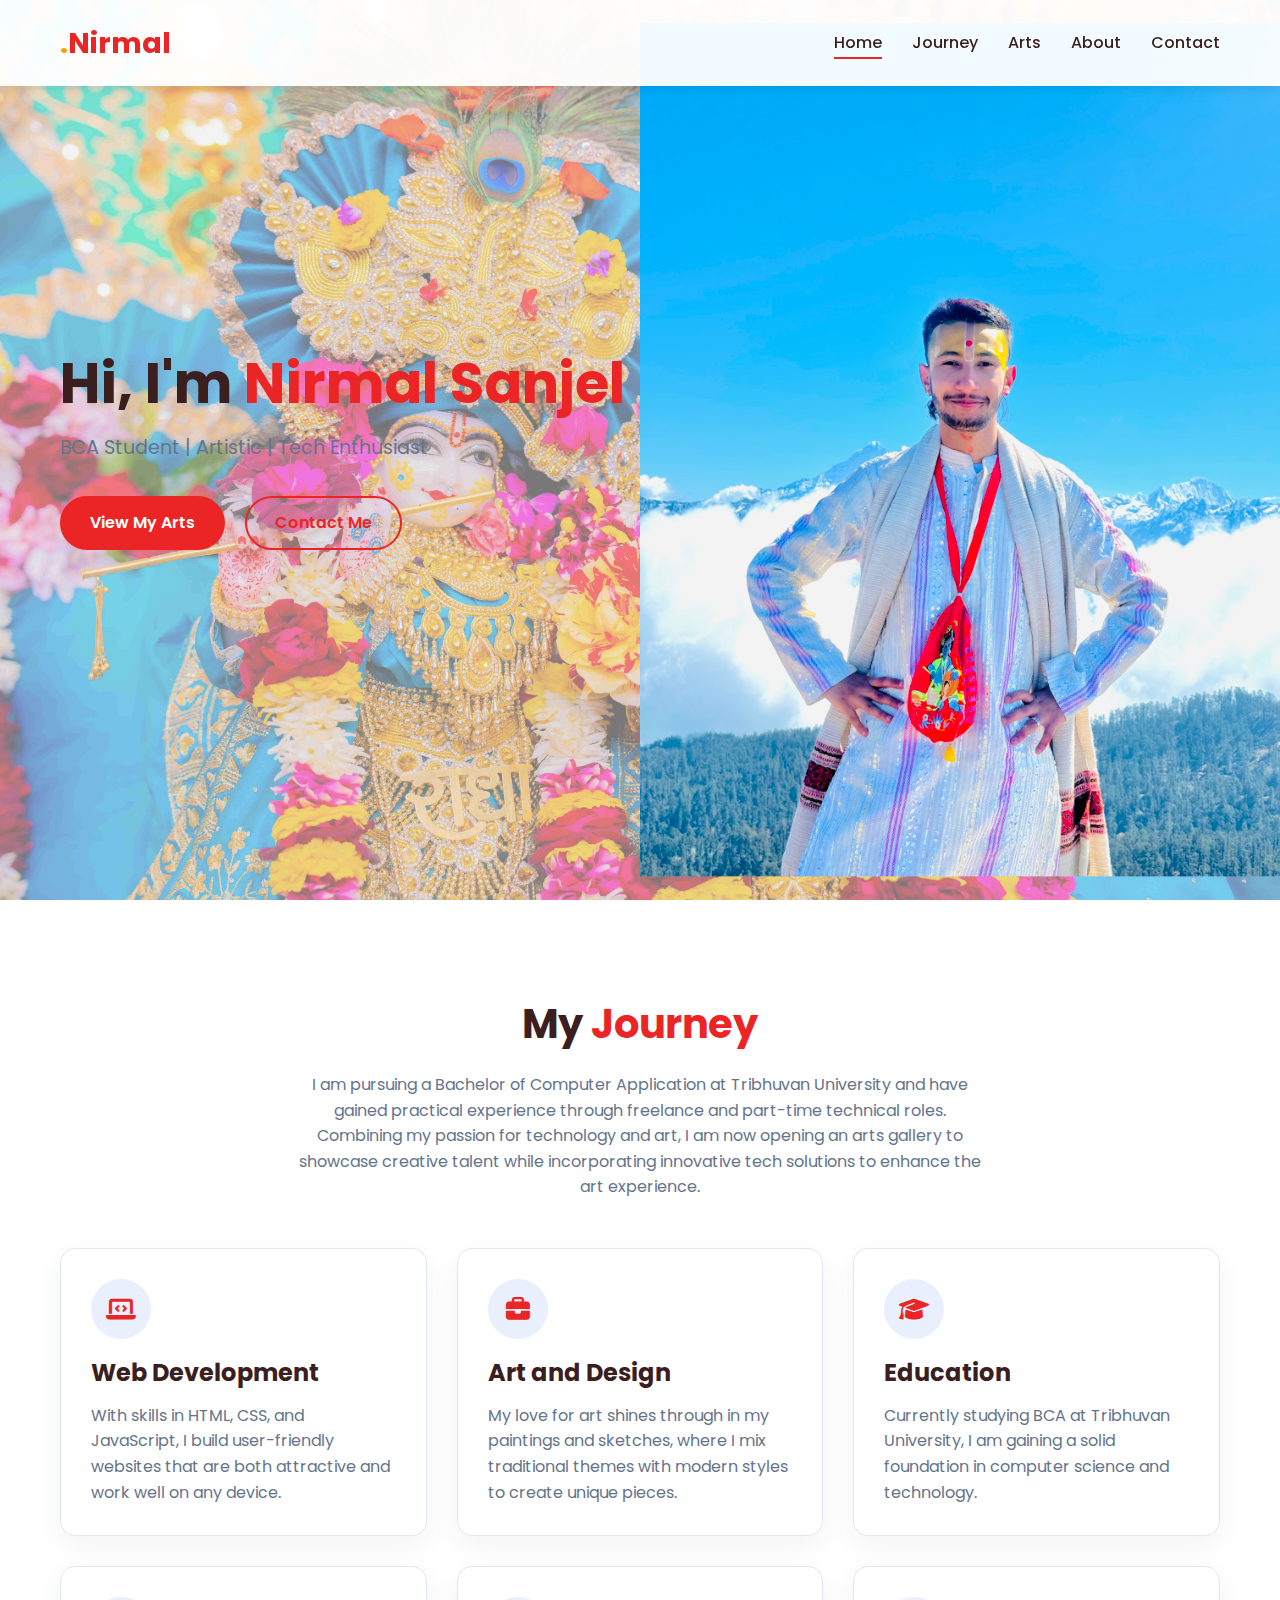
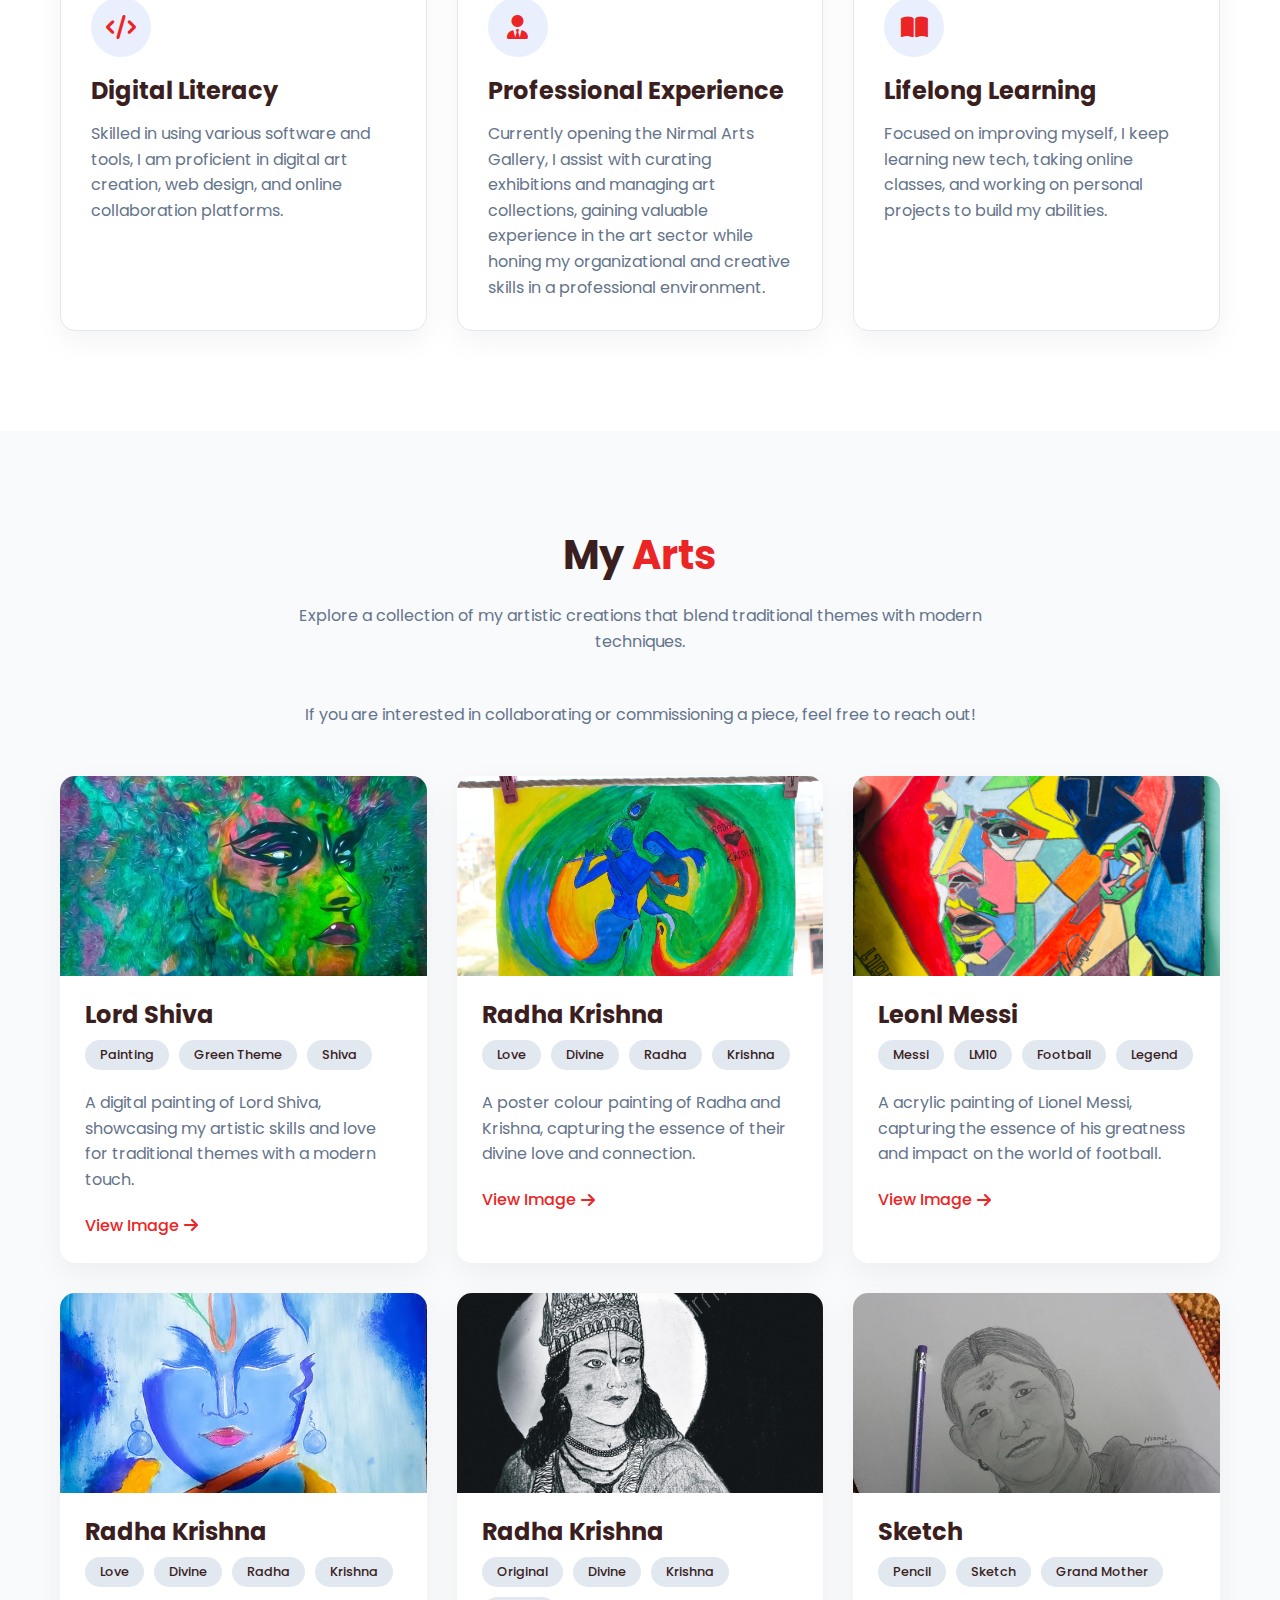
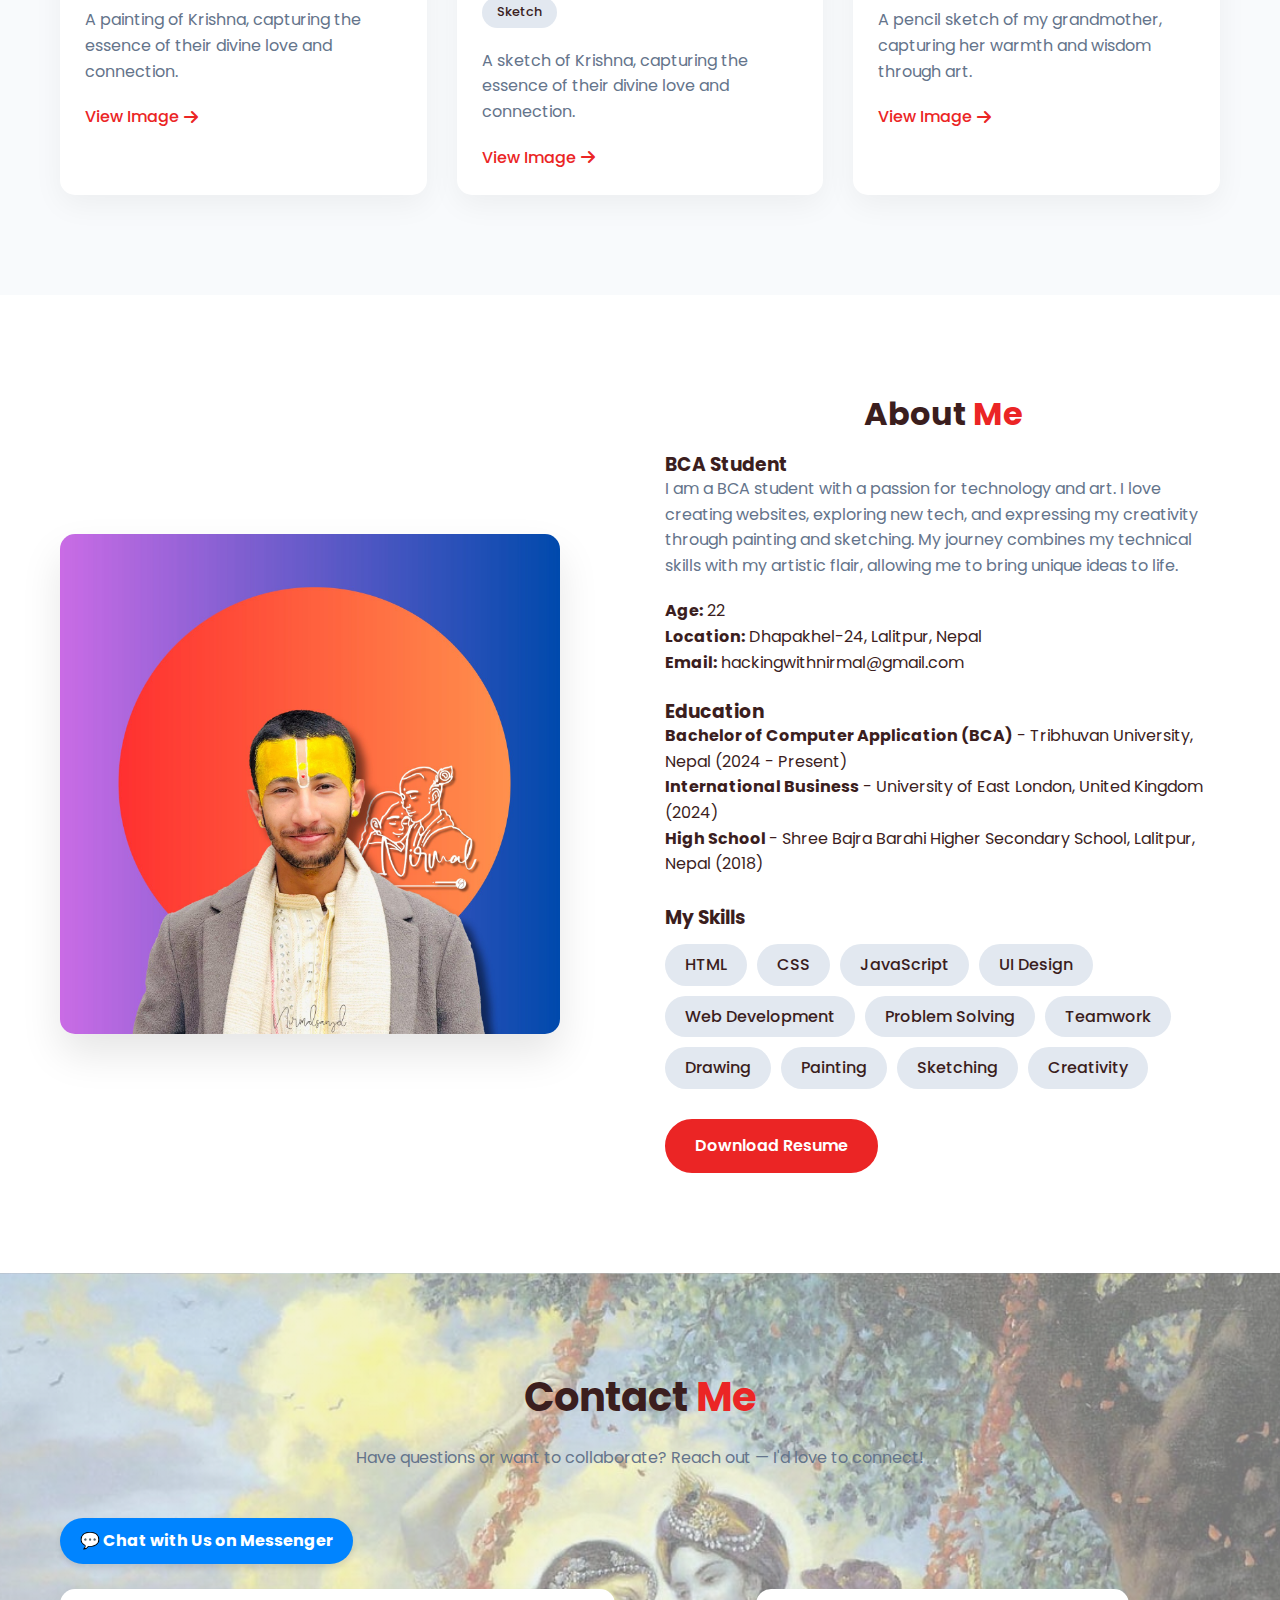
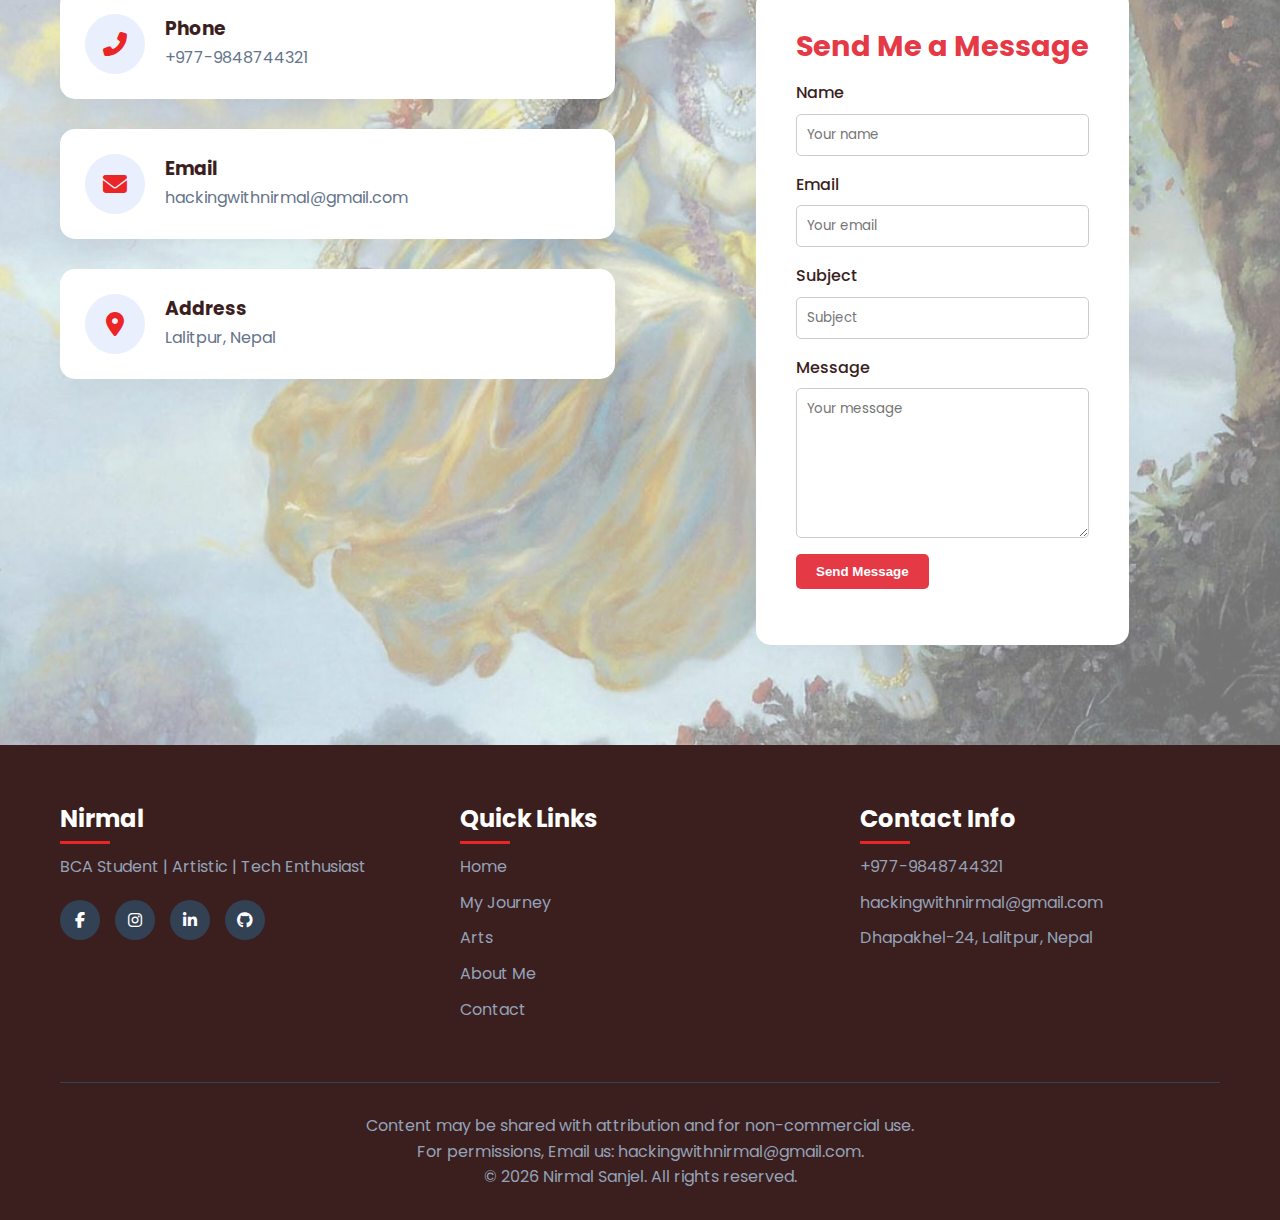
<file: index.html>
<head>
  <meta charset="UTF-8">
  <meta name="viewport" content="width=device-width, initial-scale=1.0">
  <title>Nirmal Sanjel | Artist | Tech Enthusiast</title>
  <link rel="preconnect" href="https://fonts.googleapis.com">
  <link rel="preconnect" href="https://fonts.gstatic.com" crossorigin>
  <link href="https://fonts.googleapis.com/css2?family=Poppins:wght@300;400;500;600;700&display=swap" rel="stylesheet">
  <link rel="stylesheet" href="https://cdnjs.cloudflare.com/ajax/libs/font-awesome/6.4.0/css/all.min.css">
  <script src="https://cdn.emailjs.com/dist/email.min.js"></script>
<script>
  (function() {
    emailjs.init("service_0yhv11d");
  })();
</script>

  <!-- Add your CSS file here -->
  <link rel="stylesheet" href="style.css">
  <script src="script.js"></script>

</head>

<body>
  <!-- Back to Top Button -->
  <button onclick="topFunction()" id="backToTopBtn" title="Go to top">𖤓</button>
  <!-- Header -->
  <header id="header">
    <div class="container header-container">
      <a href="#" class="logo"><span>.</span>Nirmal</a>
      <nav>
        <ul class="nav-links">
          <li><a href="#hero" class="active">Home</a></li>
          <li><a href="#journey">Journey</a></li>
          <li><a href="#arts">Arts</a></li>
          <li><a href="#about">About</a></li>
          <li><a href="#contact">Contact</a></li>
        </ul>
        <div class="hamburger">
          <div></div>
          <div></div>
          <div></div>
        </div>
      </nav>
    </div>
  </header>

  <!-- Hero Section -->
  <section id="hero" class="section">
    <div class="container">
      <div class="hero-content">
        <h1>Hi, I'm <span>Nirmal Sanjel</span></h1>
        <p>BCA Student | Artistic | Tech Enthusiast</p>
        <div class="hero-btns">
          <a href="#arts" class="btn btn-primary">View My Arts</a>
          <a href="#contact" class="btn btn-outline">Contact Me</a>
        </div>
      </div>
      <div class="hero-image">
        <img src="nirmalsanjel.jpg" alt="Nirmal Sanjel">
      </div>
    </div>
  </section>

  <!-- Journey Section -->
  <section id="journey" class="section">
    <div class="container">
      <h2 class="section-title">My <span>Journey</span></h2>
      <p class="section-subtitle">
       I am pursuing a Bachelor of Computer Application at Tribhuvan University and have gained practical experience through freelance and part-time technical roles. 
       Combining my passion for technology and art, I am now opening an arts gallery to showcase creative talent while 
       incorporating innovative tech solutions to enhance the art experience.
      </p>
      
      <div class="journey-grid">
        <div class="journey-card">
          <div class="journey-icon">
            <i class="fas fa-laptop-code"></i>
          </div>
          <h3>Web Development</h3>
          <p>With skills in HTML, CSS, and JavaScript, I build user-friendly websites that are both attractive and work well on any device.</p>
        </div>
        
        <div class="journey-card">
          <div class="journey-icon">
            <i class="fas fa-briefcase"></i>
          </div>
          <h3>Art and Design</h3>
          <p>My love for art shines through in my paintings and sketches, where I mix traditional themes with modern styles to create unique pieces.</p>
        </div>
        <div class="journey-card">
          <div class="journey-icon">
            <i class="fas fa-graduation-cap"></i>
          </div>
          <h3>Education</h3>
          <p>Currently studying BCA at Tribhuvan University, I am gaining a solid foundation in computer science and technology.</p>
        </div>
        <div class="journey-card">
          <div class="journey-icon">
            <i class="fas fa-code"></i>
          </div>
          <h3>Digital Literacy</h3>
          <p>Skilled in using various software and tools, I am proficient in digital art creation, web design, and online collaboration platforms.</p>
        </div>
        <div class="journey-card">
          <div class="journey-icon">
            <i class="fas fa-user-tie"></i>
          </div>
          <h3>Professional Experience</h3>
          <p> 
            Currently opening the Nirmal Arts Gallery, I assist with curating exhibitions and managing art collections, 
            gaining valuable experience in the art sector while honing my organizational and creative skills in a professional environment.
          </p>
        </div>
        
        <div class="journey-card">
          <div class="journey-icon">
            <i class="fas fa-book-open"></i>
          </div>
          <h3>Lifelong Learning</h3>
          <p>Focused on improving myself, I keep learning new tech, taking online classes, and working on personal projects to build my abilities.</p>
        </div>
      </div>
    </div>
  </section>

  <!-- Arts Section -->
  <section id="arts" class="section">
    <div class="container">
      <h2 class="section-title">My <span>Arts</span></h2>
      <p class="section-subtitle">Explore a collection of my artistic creations that blend traditional themes with modern techniques.</p>
      <p class="section-subtitle">If you are interested in collaborating or commissioning a piece, feel free to reach out!</p>
      <div class="projects-grid">
        <div class="project-card">
          <div class="project-image">
            <img src="unnamed.webp" alt="Portfolio Website">
          </div>
          <div class="project-content">
            <h3>Lord Shiva</h3>
            <div class="project-tags">
              <span class="project-tag">Painting</span>
              <span class="project-tag">Green Theme</span>
              <span class="project-tag">Shiva</span>
            </div>
            <p>
              A digital painting of Lord Shiva, showcasing my artistic skills and love for traditional themes with a modern touch.
            </p>
            <div class="project-links">
              <a href="unnamed.webp" class="project-link">View Image <i class="fas fa-arrow-right"></i></a>
            </div>
          </div>
        </div>
        
        <div class="project-card">
          <div class="project-image">
            <img src="unnamed1.webp" alt="Landing Page">
          </div>
          <div class="project-content">
            <h3>Radha Krishna</h3>
            <div class="project-tags">
              <span class="project-tag">Love</span>
              <span class="project-tag">Divine</span>
              <span class="project-tag">Radha</span>
              <span class="project-tag">Krishna</span>
            </div>
            <p>
              A poster colour painting of Radha and Krishna, capturing the essence of their divine love and connection.
            </p>
            <div class="project-links">
              <a href="unnamed1.webp" class="project-link">View Image <i class="fas fa-arrow-right"></i></a>
            </div>
          </div>
        </div>
        
        <div class="project-card">
          <div class="project-image">
            <img src="messi.jpg" alt="Landing Page">
          </div>
          <div class="project-content">
            <h3>Leonl Messi</h3>
            <div class="project-tags">
              <span class="project-tag">Messi</span>
              <span class="project-tag">LM10</span>
              <span class="project-tag">Football</span>
              <span class="project-tag">Legend</span>
            </div>
            <p>
              A acrylic painting of Lionel Messi, capturing the essence of his greatness and impact on the world of football.
            </p>
            <div class="project-links">
              <a href="messi.jpg" class="project-link">View Image <i class="fas fa-arrow-right"></i></a>
            </div>
          </div>
        </div>
        
        <div class="project-card">
          <div class="project-image">
            <img src="krishna1.jpg" alt="Landing Page">
          </div>
          <div class="project-content">
            <h3>Radha Krishna</h3>
            <div class="project-tags">
              <span class="project-tag">Love</span>
              <span class="project-tag">Divine</span>
              <span class="project-tag">Radha</span>
              <span class="project-tag">Krishna</span>
            </div>
            <p>
              A painting of Krishna, capturing the essence of their divine love and connection.
            </p>
            <div class="project-links">
              <a href="krishna1.jpg" class="project-link">View Image <i class="fas fa-arrow-right"></i></a>
            </div>
          </div>
        </div>
        
        <div class="project-card">
          <div class="project-image">
            <img src="krishna.jpg" alt="Landing Page">
          </div>
          <div class="project-content">
            <h3>Radha Krishna</h3>
            <div class="project-tags">
              <span class="project-tag">Original</span>
              <span class="project-tag">Divine</span>
              <span class="project-tag">Krishna</span>
              <span class="project-tag">Sketch</span>
            </div>
            <p>
              A sketch of Krishna, capturing the essence of their divine love and connection.
            </p>
            <div class="project-links">
              <a href="krishna.jpg" class="project-link">View Image <i class="fas fa-arrow-right"></i></a>
            </div>
          </div>
        </div>
        
        <div class="project-card">
          <div class="project-image">
            <img src="unnamed2.webp" alt="To-Do App">
          </div>
          <div class="project-content">
            <h3>Sketch</h3>
            <div class="project-tags">
              <span class="project-tag">Pencil</span>
              <span class="project-tag">Sketch</span>
              <span class="project-tag">Grand Mother</span>
            </div>
            <p>
              A pencil sketch of my grandmother, capturing her warmth and wisdom through art.
            </p>
            <div class="project-links">
              <a href="unnamed2.webp" class="project-link">View Image <i class="fas fa-arrow-right"></i></a>
            </div>
          </div>
        </div>
      </div>
    </div>
  </section>

  <!-- About Section -->
  <section id="about" class="section">
    <div class="container">
      <div class="about-container">
        <div class="about-image">
          <img src="nirmal.jpg" alt="Nirmal Sanjel">
        </div>
        <div class="about-content">
          <h2 class="section-title">About <span>Me</span></h2>
          <h3>BCA Student</h3>
          <p>
            I am a BCA student with a passion for technology and art. I love creating websites, exploring new tech, and expressing my creativity through painting and sketching. 
            My journey combines my technical skills with my artistic flair, allowing me to bring unique ideas to life.
          </p>
          <div class="about-info">
            <div class="info-item">
              <strong>Age:</strong> 22
            </div>
            <div class="info-item">
              <strong>Location:</strong> Dhapakhel-24, Lalitpur, Nepal
            </div>
            <div class="info-item">
              <strong>Email:</strong> <a href="mailto:hackingwithnirmal@gmail.com">hackingwithnirmal@gmail.com</a>
            </div>
          </div>
        </br>
          <div class="about-education">
            <h3>Education</h3>
            <ul>
              <li><strong>Bachelor of Computer Application (BCA)</strong> - Tribhuvan University, Nepal (2024 - Present)</li>
              <li><strong>International Business</strong> - University of East London, United Kingdom (2024)</li>
              <li><strong>High School </strong> - Shree Bajra Barahi Higher Secondary School, Lalitpur, Nepal (2018)</li>
            </ul>
          <div class="about-skills">
            <h3>My Skills</h3>
            <div class="skills">
              <span class="skill">HTML</span>
              <span class="skill">CSS</span>
              <span class="skill">JavaScript</span>
              <span class="skill">UI Design</span>
              <span class="skill">Web Development</span>
              <span class="skill">Problem Solving</span>
              <span class="skill">Teamwork</span>
              <span class="skill">Drawing</span>
              <span class="skill">Painting</span>
              <span class="skill">Sketching</span>
              <span class="skill">Creativity</span>
            </div>
          </div>
          
          <a href="resume.html" class="btn btn-primary" style="margin-top: 30px;">Download Resume</a>
        </div>
      </div>
    </div>
  </section>

  <!-- Contact Section -->
  <section id="contact" class="section">
    <div class="container">
      <h2 class="section-title">Contact <span>Me</span></h2>
      <p class="section-subtitle">Have questions or want to collaborate? Reach out — I'd love to connect!</p>
      <a href="https://m.me/nirmalsanjelartsgallery" target="_blank" class="messenger-button">
  💬 Chat with Us on Messenger
      </a>
      </br>  
      </br>    
      <div class="contact-container">
        <div class="contact-info">
          <div class="contact-card">
            <div class="contact-icon">
              <i class="fas fa-phone-alt"></i>
            </div>
            <div class="contact-details">
              <h3>Phone</h3>
              <a href="tel:+9779848744321">+977-9848744321</a>
            </div>
          </div>
          
          <div class="contact-card">
            <div class="contact-icon">
              <i class="fas fa-envelope"></i>
            </div>
            <div class="contact-details">
              <h3>Email</h3>
              <a href="mailto:hackingwithnirmal@gmail.com">hackingwithnirmal@gmail.com</a>
            </div>
          </div>
          
          <div class="contact-card">
            <div class="contact-icon">
              <i class="fas fa-map-marker-alt"></i>
            </div>
            <div class="contact-details">
              <h3>Address</h3>
              <p>Lalitpur, Nepal</p>
            </div>
          </div>
        </div>
        
        
        <!-- Contact Form -->
<div class="contact-form" style="max-width: 600px; margin: 0 auto;">
  <h2 style="color: #e63946; margin-bottom: 1rem;">Send Me a Message</h2>
  <form id="contact-form">
    <div class="form-group" style="margin-bottom: 1rem;">
      <label for="name">Name</label>
      <input type="text" id="name" name="name" class="form-control" placeholder="Your name" required style="width: 100%; padding: 10px; border: 1px solid #ccc; border-radius: 5px;">
    </div>
    
    <div class="form-group" style="margin-bottom: 1rem;">
      <label for="email">Email</label>
      <input type="email" id="email" name="email" class="form-control" placeholder="Your email" required style="width: 100%; padding: 10px; border: 1px solid #ccc; border-radius: 5px;">
    </div>
    
    <div class="form-group" style="margin-bottom: 1rem;">
      <label for="subject">Subject</label>
      <input type="text" id="subject" name="subject" class="form-control" placeholder="Subject" style="width: 100%; padding: 10px; border: 1px solid #ccc; border-radius: 5px;">
    </div>
    
    <div class="form-group" style="margin-bottom: 1rem;">
      <label for="message">Message</label>
      <textarea id="message" name="message" class="form-control" placeholder="Your message" required style="width: 100%; padding: 10px; border: 1px solid #ccc; border-radius: 5px;"></textarea>
    </div>
    
    <button type="submit" class="btn btn-primary" style="background-color: #e63946; color: white; padding: 10px 20px; border: none; border-radius: 5px;">Send Message</button>
  </form>

  <p id="form-status" style="margin-top: 1rem; color: green;"></p>
</div>

<!-- EmailJS Integration -->
<script src="https://cdn.emailjs.com/dist/email.min.js"></script>
<script>
  (function() {
    emailjs.init("W3-mcQGJGknmFSSot"); // Your EmailJS Public Key
  })();

  document.getElementById("contact-form").addEventListener("submit", function(e) {
    e.preventDefault();

    emailjs.sendForm("service_0yhv11d", "template_ulsnmei", this)
      .then(function(response) {
        document.getElementById("form-status").innerText = "✅ Message sent successfully!";
        document.getElementById("contact-form").reset();
      }, function(error) {
        document.getElementById("form-status").innerText = "❌ Message failed. Try again.";
        console.error("EmailJS Error:", error);
      });
  });
</script>

      </div>
    </div>
  </section>

  <!-- Footer -->
  <footer>
    <div class="container">
      <div class="footer-container">
        <div class="footer-col">
          <h3>Nirmal</h3>
          <p>BCA Student | Artistic | Tech Enthusiast</p>
          <div class="social-links">
            <a href="https://www.facebook.com/nirmalsanjel07" class="social-link" target="_blank"><i class="fab fa-facebook-f"></i></a>
            <a href="https://www.instagram.com/shree_kishori_jiu_ka_daas/" class="social-link" target="_blank"><i class="fab fa-instagram"></i></a>
            <a href="https://www.linkedin.com/in/nirmalsanjel/" class="social-link" target="_blank"><i class="fab fa-linkedin-in"></i></a>
            <a href="https://github.com/nirmal-sanjel" class="social-link"><i class="fab fa-github"></i></a>
          </div>
        </div>
        
        <div class="footer-col">
          <h3>Quick Links</h3>
          <ul class="footer-links">
            <li><a href="#hero">Home</a></li>
            <li><a href="#journey">My Journey</a></li>
            <li><a href="#projects">Arts</a></li>
            <li><a href="#about">About Me</a></li>
            <li><a href="#contact">Contact</a></li>
          </ul>
        </div>
        
        <div class="footer-col">
          <h3>Contact Info</h3>
          <ul class="footer-links">
            <li><a href="tel:+9779848744321">+977-9848744321</a></li>
            <li><a href="mailto:hackingwithnirmal@gmail.com">hackingwithnirmal@gmail.com</a></li>
            <li><a href="https://maps.app.goo.gl/CKmAkZQoGSdX7cDB6">Dhapakhel-24, Lalitpur, Nepal</a></li>
          </ul>
        </div>
      </div>
      
      <div class="footer-bottom">
        <p>Content may be shared with attribution and for non-commercial use.
        <br>For permissions, Email us: <a href="mailto:hackingwithnirmal@gmail.com">hackingwithnirmal@gmail.com</a>.<br>
          &copy; <span id="year"></span> <a href="resume.html">Nirmal Sanjel</a>. All rights reserved.
      </p>
      </div>
    </div>
  </footer>
  <script>
  // Automatically sets the current year
    document.getElementById("year").textContent = new Date().getFullYear();
  </script>
  <script>
    // Mobile Navigation
    const hamburger = document.querySelector('.hamburger');
    const navLinks = document.querySelector('.nav-links');
    const navItems = document.querySelectorAll('.nav-links a');
    
    hamburger.addEventListener('click', () => {
      hamburger.classList.toggle('active');
      navLinks.classList.toggle('active');
    });
    
    navItems.forEach(item => {
      item.addEventListener('click', () => {
        hamburger.classList.remove('active');
        navLinks.classList.remove('active');
      });
    });
    
    // Sticky Header
    window.addEventListener('scroll', () => {
      const header = document.getElementById('header');
      header.classList.toggle('scrolled', window.scrollY > 100);
    });
    
    // Active Navigation Link
    window.addEventListener('scroll', () => {
      const sections = document.querySelectorAll('section');
      const scrollPosition = window.scrollY + 100;
      
      sections.forEach(section => {
        const sectionTop = section.offsetTop;
        const sectionHeight = section.offsetHeight;
        const sectionId = section.getAttribute('id');
        
        if (scrollPosition >= sectionTop && scrollPosition < sectionTop + sectionHeight) {
          document.querySelector(`.nav-links a[href="#${sectionId}"]`).classList.add('active');
        } else {
          document.querySelector(`.nav-links a[href="#${sectionId}"]`).classList.remove('active');
        }
      });
    });
  </script>
  <script>
  // Show the button when user scrolls down
  window.onscroll = function() {
    let btn = document.getElementById("backToTopBtn");
    if (document.body.scrollTop > 200 || document.documentElement.scrollTop > 200) {
      btn.style.display = "block";
    } else {
      btn.style.display = "none";
    }
  };

  // Scroll to top function
  function topFunction() {
    window.scrollTo({ top: 0, behavior: 'smooth' });
  }
</script>

</body>

</html>
</file>
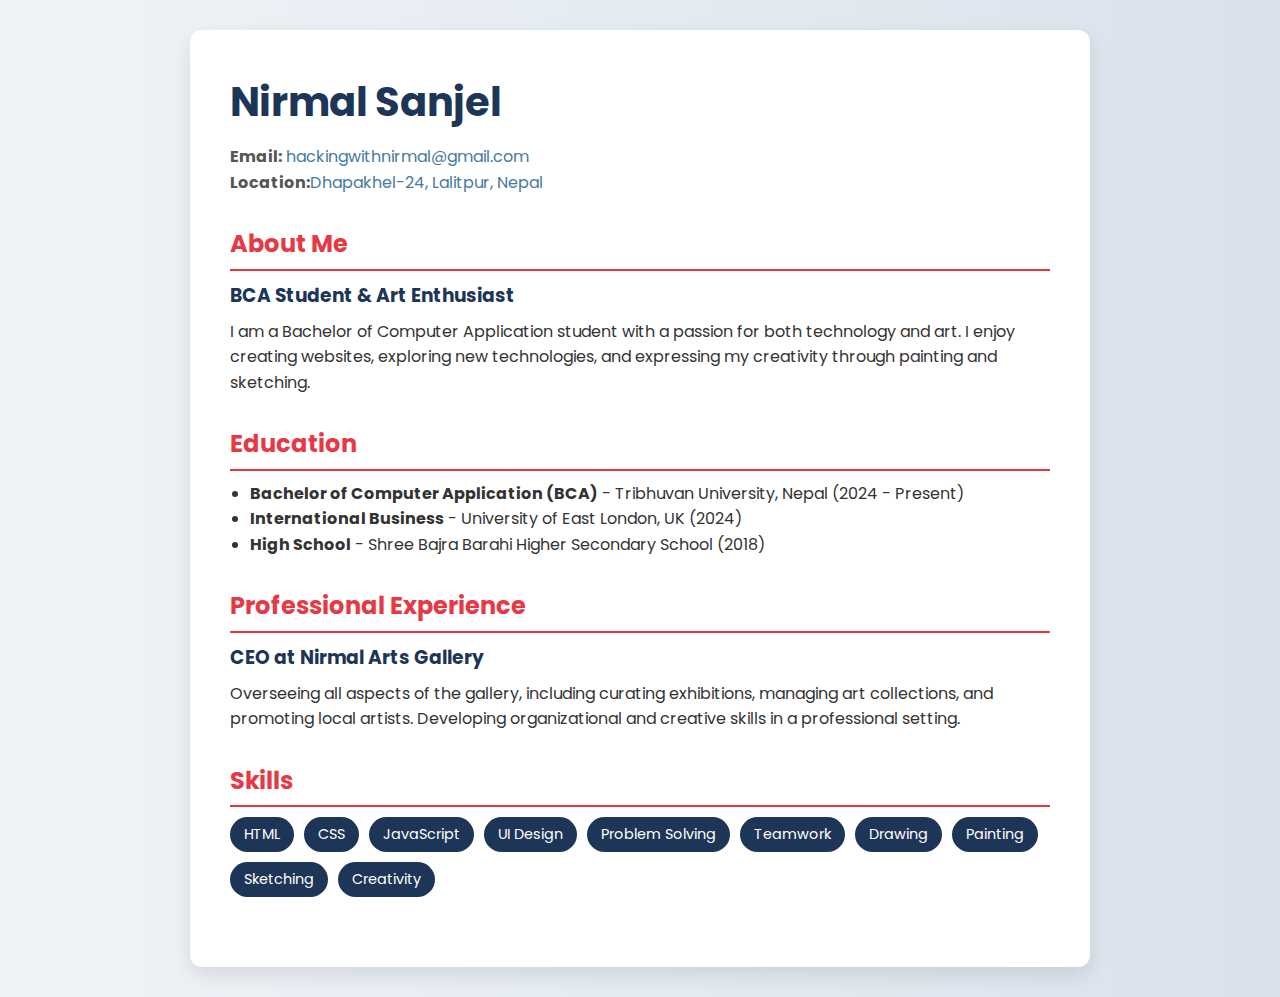
<file: resume.html>
<!DOCTYPE html>
<html lang="en">
<head>
  <meta charset="UTF-8" />
  <meta name="viewport" content="width=device-width, initial-scale=1.0" />
  <title>Nirmal Sanjel - Resume</title>
  <link href="https://fonts.googleapis.com/css2?family=Poppins:wght@400;600&display=swap" rel="stylesheet">
  <style>
    * {
      box-sizing: border-box;
      margin: 0;
      padding: 0;
    }
    body {
      font-family: 'Poppins', sans-serif;
      background: linear-gradient(to right, #f0f4f8, #d9e2ec);
      color: #333;
      line-height: 1.6;
      padding: 30px;
    }
    .container {
      max-width: 900px;
      margin: auto;
      background: #fff;
      border-radius: 12px;
      padding: 40px;
      box-shadow: 0 8px 20px rgba(0,0,0,0.1);
      animation: fadeIn 1s ease-in;
    }
    @keyframes fadeIn {
      from { opacity: 0; transform: translateY(20px); }
      to { opacity: 1; transform: translateY(0); }
    }
    h1 {
      font-size: 2.5rem;
      color: #1d3557;
      margin-bottom: 10px;
    }
    p.contact {
      margin-bottom: 30px;
      color: #555;
    }
    section {
      margin-bottom: 30px;
    }
    h2 {
      font-size: 1.5rem;
      color: #e63946;
      margin-bottom: 10px;
      border-bottom: 2px solid #e63946;
      padding-bottom: 5px;
    }
    h3 {
      color: #1d3557;
      margin-bottom: 8px;
    }
    ul {
      padding-left: 20px;
    }
    .skills {
      display: flex;
      flex-wrap: wrap;
      gap: 10px;
    }
    .skill {
      background: #1d3557;
      color: #fff;
      padding: 6px 14px;
      border-radius: 25px;
      font-size: 0.9rem;
      transition: transform 0.2s;
    }
    .skill:hover {
      transform: scale(1.1);
    }
    a {
      color: #457b9d;
      text-decoration: none;
    }
    a:hover {
      text-decoration: underline;
    }
    /* Responsive */
    @media (max-width: 600px) {
      .container {
        padding: 20px;
      }
    }
  </style>
</head>
<body>
  <div class="container">
    <h1>Nirmal Sanjel</h1>
    <p class="contact">
      <strong>Email:</strong> <a href="mailto:hackingwithnirmal@gmail.com">hackingwithnirmal@gmail.com</a><br>
      <strong>Location:</strong><a href="https://maps.app.goo.gl/CKmAkZQoGSdX7cDB6">Dhapakhel-24, Lalitpur, Nepal</a> <br>
    </p>

    <section>
      <h2>About Me</h2>
      <h3>BCA Student & Art Enthusiast</h3>
      <p>
        I am a Bachelor of Computer Application student with a passion for both technology and art. I enjoy creating websites, exploring new technologies, and expressing my creativity through painting and sketching.
      </p>
    </section>

    <section>
      <h2>Education</h2>
      <ul>
        <li><strong>Bachelor of Computer Application (BCA)</strong> - Tribhuvan University, Nepal (2024 - Present)</li>
        <li><strong>International Business</strong> - University of East London, UK (2024)</li>
        <li><strong>High School</strong> - Shree Bajra Barahi Higher Secondary School (2018)</li>
      </ul>
    </section>

    <section>
      <h2>Professional Experience</h2>
      <h3>CEO at Nirmal Arts Gallery</h3>
      <p>
        Overseeing all aspects of the gallery, including curating exhibitions, managing art collections, and promoting local artists. Developing organizational and creative skills in a professional setting.
      </p>
    </section>

    <section>
      <h2>Skills</h2>
      <div class="skills">
        <span class="skill">HTML</span>
        <span class="skill">CSS</span>
        <span class="skill">JavaScript</span>
        <span class="skill">UI Design</span>
        <span class="skill">Problem Solving</span>
        <span class="skill">Teamwork</span>
        <span class="skill">Drawing</span>
        <span class="skill">Painting</span>
        <span class="skill">Sketching</span>
        <span class="skill">Creativity</span>
      </div>
    </section>
  </div>
</body>
</html>
<script>
  // Optional: Add some interactivity
  document.querySelectorAll('.skill').forEach(skill => {
    skill.addEventListener('click', () => {
      alert(`You clicked on ${skill.textContent}`);
    });
  });
</script>
</file>
<file: style.css>
/* Global Styles */
@import url('https://fonts.googleapis.com/css2?family=Poppins:wght@400;500;600;700&display=swap');
    :root {
      --primary: #eb2525;
      --primary-dark: #d81d1d;
      --secondary: #f59e0b;
      --dark: #3b1e1e;
      --light: #f8fafc;
      --gray: #64748b;
      --light-gray: #e2e8f0;
      --success: #10b981;
      --error: #ef4444;
    }

    * {
      margin: 0;
      padding: 0;
      box-sizing: border-box;
    }

    html {
      scroll-behavior: smooth;
    }

    body {
      font-family: 'Poppins', sans-serif;
      color: var(--dark);
      line-height: 1.6;
      background-color: var(--light);
      overflow-x: hidden;
    }

    h1, h2, h3, h4 {
      font-weight: 700;
      line-height: 1.2;
    }

    a {
      text-decoration: none;
      color: inherit;
    }

    ul {
      list-style: none;
    }

    img {
      max-width: 100%;
      height: auto;
      display: block;
    }

    .container {
      width: 100%;
      max-width: 1200px;
      margin: 0 auto;
      padding: 0 20px;
    }

    .section {
      padding: 100px 0;
    }

    .section-title {
      font-size: 2.5rem;
      margin-bottom: 1.5rem;
      text-align: center;
    }

    .section-title span {
      color: var(--primary);
    }

    .section-subtitle {
      color: var(--gray);
      text-align: center;
      max-width: 700px;
      margin: 0 auto 3rem;
    }

    .btn {
      display: inline-block;
      padding: 12px 28px;
      border-radius: 50px;
      font-weight: 600;
      cursor: pointer;
      transition: all 0.3s ease;
      text-align: center;
    }

    .btn-primary {
      background-color: var(--primary);
      color: white;
      border: 2px solid var(--primary);
    }

    .btn-primary:hover {
      background-color: var(--primary-dark);
      border-color: var(--primary-dark);
      transform: translateY(-3px);
      box-shadow: 0 10px 20px rgba(37, 99, 235, 0.2);
    }

    .btn-outline {
      background-color: transparent;
      color: var(--primary);
      border: 2px solid var(--primary);
    }

    .btn-outline:hover {
      background-color: var(--primary);
      color: white;
      transform: translateY(-3px);
      box-shadow: 0 10px 20px rgba(37, 99, 235, 0.2);
    }

    /* Header */
    header {
      position: fixed;
      top: 0;
      left: 0;
      width: 100%;
      z-index: 1000;
      transition: all 0.3s ease;
      padding: 20px 0;
      background-color: rgba(255, 255, 255, 0.95);
      box-shadow: 0 2px 10px rgba(0, 0, 0, 0.1);
    }

    header.scrolled {
      padding: 15px 0;
      background-color: rgba(255, 255, 255, 0.98);
      box-shadow: 0 5px 20px rgba(0, 0, 0, 0.1);
    }

    .header-container {
      display: flex;
      justify-content: space-between;
      align-items: center;
    }

    .logo {
      font-size: 1.8rem;
      font-weight: 700;
      color: var(--primary);
    }

    .logo span {
      color: var(--secondary);
    }

    .nav-links {
      display: flex;
      gap: 30px;
    }

    .nav-links a {
      font-weight: 500;
      position: relative;
      padding: 5px 0;
    }

    .nav-links a:after {
      content: '';
      position: absolute;
      bottom: 0;
      left: 0;
      width: 0;
      height: 2px;
      background-color: var(--primary);
      transition: width 0.3s ease;
    }

    .nav-links a:hover:after {
      width: 100%;
    }

    .nav-links a.active:after {
      width: 100%;
    }

    .hamburger {
      display: none;
      cursor: pointer;
    }

    .hamburger div {
      width: 25px;
      height: 3px;
      background-color: var(--dark);
      margin: 5px;
      transition: all 0.3s ease;
    }

    /* Hero Section */
    #hero {
      height: 100vh;
      display: flex;
      align-items: center;
      position: relative;
      overflow: hidden;
      background: 
        linear-gradient(
          rgba(231, 231, 231, 0.5),
          rgba(231, 231, 231, 0.5)
        ),
        url('radha.jpg');
        background-size: cover;
        background-position: center;

    }

    .hero-content {
      max-width: 600px;
      z-index: 2;
    }

    .hero-content h1 {
      font-size: 3.5rem;
      margin-bottom: 1rem;
      line-height: 1.2;
    }

    .hero-content h1 span {
      color: var(--primary);
    }

    .hero-content p {
      font-size: 1.2rem;
      color: var(--gray);
      margin-bottom: 2rem;
    }

    .hero-btns {
      display: flex;
      gap: 20px;
    }

    .hero-image {
      position: absolute;
      right: 0;
      top: 50%;
      transform: translateY(-50%);
      width: 50%;
      max-width: 700px;
      z-index: 1;
    }

    .hero-image img {
      width: 100%;
      height: auto;
      animation: float 6s ease-in-out infinite;
    }

    @keyframes float {
      0% { transform: translateY(0px); }
      50% { transform: translateY(-20px); }
      100% { transform: translateY(0px); }
    }

    /* Journey Section */
    #journey {
      background-color: white;
    }

    .journey-grid {
      display: grid;
      grid-template-columns: repeat(auto-fit, minmax(300px, 1fr));
      gap: 30px;
    }

    .journey-card {
      background-color: white;
      border-radius: 15px;
      padding: 30px;
      box-shadow: 0 10px 30px rgba(0, 0, 0, 0.05);
      transition: all 0.3s ease;
      border: 1px solid var(--light-gray);
    }

    .journey-card:hover {
      transform: translateY(-10px);
      box-shadow: 0 15px 40px rgba(0, 0, 0, 0.1);
      border-color: var(--primary);
    }

    .journey-icon {
      width: 60px;
      height: 60px;
      background-color: rgba(37, 99, 235, 0.1);
      border-radius: 50%;
      display: flex;
      align-items: center;
      justify-content: center;
      margin-bottom: 20px;
      color: var(--primary);
      font-size: 1.5rem;
    }

    .journey-card h3 {
      font-size: 1.5rem;
      margin-bottom: 15px;
    }

    .journey-card p {
      color: var(--gray);
    }

    /* Projects Section */
    #projects {
      background-color: #f1f5f9;
    }

    .projects-grid {
      display: grid;
      grid-template-columns: repeat(auto-fit, minmax(350px, 1fr));
      gap: 30px;
    }

    .project-card {
      background-color: white;
      border-radius: 15px;
      overflow: hidden;
      box-shadow: 0 10px 30px rgba(0, 0, 0, 0.05);
      transition: all 0.3s ease;
    }

    .project-card:hover {
      transform: translateY(-10px);
      box-shadow: 0 15px 40px rgba(0, 0, 0, 0.1);
    }

    .project-image {
      height: 200px;
      overflow: hidden;
    }

    .project-image img {
      width: 100%;
      height: 100%;
      object-fit: cover;
      transition: transform 0.5s ease;
    }

    .project-card:hover .project-image img {
      transform: scale(1.1);
    }

    .project-content {
      padding: 25px;
    }

    .project-content h3 {
      font-size: 1.5rem;
      margin-bottom: 10px;
    }

    .project-content p {
      color: var(--gray);
      margin-bottom: 20px;
    }

    .project-tags {
      display: flex;
      flex-wrap: wrap;
      gap: 10px;
      margin-bottom: 20px;
    }

    .project-tag {
      background-color: var(--light-gray);
      color: var(--dark);
      padding: 5px 15px;
      border-radius: 50px;
      font-size: 0.8rem;
      font-weight: 500;
    }

    .project-links {
      display: flex;
      gap: 15px;
    }

    .project-link {
      display: flex;
      align-items: center;
      gap: 5px;
      font-weight: 500;
      color: var(--primary);
    }

    .project-link i {
      transition: transform 0.3s ease;
    }

    .project-link:hover i {
      transform: translateX(5px);
    }

    /* About Section */
    #about {
      background-color: white;
    }

    .about-container {
      display: flex;
      align-items: center;
      gap: 50px;
    }

    .about-image {
      flex: 1;
      position: relative;
    }

    .about-image img {
      border-radius: 15px;
      box-shadow: 0 20px 40px rgba(0, 0, 0, 0.1);
      width: 100%;
      max-width: 500px;
      height: auto;
    }

    .about-image::after {
      content: '';
      position: absolute;
      width: 100%;
      height: 100%;
      border: 3px solid var(--primary);
      border-radius: 15px;
      top: 20px;
      left: 20px;
      z-index: -1;
    }

    .about-content {
      flex: 1;
    }

    .about-content h2 {
      font-size: 2rem;
      margin-bottom: 20px;
    }

    .about-content p {
      color: var(--gray);
      margin-bottom: 20px;
    }

    .about-skills {
      margin-top: 30px;
    }

    .about-skills h3 {
      margin-bottom: 15px;
    }

    .skills {
      display: flex;
      flex-wrap: wrap;
      gap: 10px;
    }

    .skill {
      background-color: var(--light-gray);
      padding: 8px 20px;
      border-radius: 50px;
      font-weight: 500;
    }

    /* Contact Section */
    #contact {
            background: 
        linear-gradient(
          rgba(231, 231, 231, 0.5),
          rgba(231, 231, 231, 0.5)
        ),
        url('radha2.jpg');
        background-size: cover;
        background-position: center;
    }

    .contact-container {
      display: grid;
      grid-template-columns: repeat(auto-fit, minmax(300px, 1fr));
      gap: 50px;
    }

    .contact-info {
      display: flex;
      flex-direction: column;
      gap: 30px;
    }

    .contact-card {
      display: flex;
      align-items: center;
      gap: 20px;
      background-color: white;
      padding: 25px;
      border-radius: 15px;
      box-shadow: 0 10px 30px rgba(0, 0, 0, 0.05);
      transition: all 0.3s ease;
    }

    .contact-card:hover {
      transform: translateY(-5px);
      box-shadow: 0 15px 40px rgba(0, 0, 0, 0.1);
    }

    .contact-icon {
      width: 60px;
      height: 60px;
      background-color: rgba(37, 99, 235, 0.1);
      border-radius: 50%;
      display: flex;
      align-items: center;
      justify-content: center;
      color: var(--primary);
      font-size: 1.5rem;
    }

    .contact-details h3 {
      margin-bottom: 5px;
    }

    .contact-details p, .contact-details a {
      color: var(--gray);
    }

    .contact-details a:hover {
      color: var(--primary);
    }

    .contact-form {
      background-color: white;
      padding: 40px;
      border-radius: 15px;
      box-shadow: 0 10px 30px rgba(0, 0, 0, 0.05);
    }

    .contact-form h2 {
      font-size: 1.8rem;
      margin-bottom: 20px;
      color: var(--dark);
    }

    .form-group {
      margin-bottom: 20px;
    }

    .form-group label {
      display: block;
      margin-bottom: 8px;
      font-weight: 500;
    }

    .form-control {
      width: 100%;
      padding: 12px 15px;
      border: 1px solid var(--light-gray);
      border-radius: 8px;
      font-family: 'Poppins', sans-serif;
      transition: all 0.3s ease;
    }

    .form-control:focus {
      outline: none;
      border-color: var(--primary);
      box-shadow: 0 0 0 3px rgba(37, 99, 235, 0.2);
    }

    textarea.form-control {
      min-height: 150px;
      resize: vertical;
    }

    /* Footer */
    footer {
      background-color: var(--dark);
      color: white;
      padding: 60px 0 30px;
    }

    .footer-container {
      display: grid;
      grid-template-columns: repeat(auto-fit, minmax(250px, 1fr));
      gap: 40px;
      margin-bottom: 50px;
    }

    .footer-col h3 {
      font-size: 1.5rem;
      margin-bottom: 20px;
      position: relative;
      display: inline-block;
    }

    .footer-col h3:after {
      content: '';
      position: absolute;
      bottom: -10px;
      left: 0;
      width: 50px;
      height: 3px;
      background-color: var(--primary);
    }

    .footer-col p {
      color: #94a3b8;
      margin-bottom: 20px;
    }

    .footer-links li {
      margin-bottom: 10px;
    }

    .footer-links a {
      color: #94a3b8;
      transition: all 0.3s ease;
    }

    .footer-links a:hover {
      color: white;
      padding-left: 5px;
    }

    .social-links {
      display: flex;
      gap: 15px;
    }

    .social-link {
      width: 40px;
      height: 40px;
      background-color: #334155;
      border-radius: 50%;
      display: flex;
      align-items: center;
      justify-content: center;
      transition: all 0.3s ease;
    }

    .social-link:hover {
      background-color: var(--primary);
      transform: translateY(-5px);
    }

    .footer-bottom {
      text-align: center;
      padding-top: 30px;
      border-top: 1px solid #334155;
      color: #94a3b8;
    }

    /* Responsive Design */
    @media (max-width: 992px) {
      .hero-content h1 {
        font-size: 3rem;
      }
      
      .about-container {
        flex-direction: column;
      }
      
      .about-image {
        margin-bottom: 40px;
      }
      
      .about-image::after {
        display: none;
      }
    }

    @media (max-width: 768px) {
      .section {
        padding: 70px 0;
      }
      
      .section-title {
        font-size: 2rem;
      }
      
      .nav-links {
        position: fixed;
        top: 80px;
        right: -100%;
        width: 80%;
        height: calc(100vh - 80px);
        background-color: white;
        flex-direction: column;
        align-items: center;
        justify-content: center;
        gap: 40px;
        transition: all 0.5s ease;
        box-shadow: -5px 0 20px rgba(0, 0, 0, 0.1);
      }
      
      .nav-links.active {
        right: 0;
      }
      
      .hamburger {
        display: block;
      }
      
      .hamburger.active div:nth-child(1) {
        transform: rotate(-45deg) translate(-5px, 6px);
      }
      
      .hamburger.active div:nth-child(2) {
        opacity: 0;
      }
      
      .hamburger.active div:nth-child(3) {
        transform: rotate(45deg) translate(-5px, -6px);
      }
      
      .hero-content {
        max-width: 100%;
        text-align: center;
      }
      
      .hero-btns {
        justify-content: center;
      }
      
      .hero-image {
        display: none;
      }
    }

    @media (max-width: 576px) {
      .hero-content h1 {
        font-size: 2.5rem;
      }
      
      .hero-btns {
        flex-direction: column;
        gap: 15px;
      }
      
      .btn {
        width: 100%;
      }
      
      .projects-grid {
        grid-template-columns: 1fr;
      }
    }
    .messenger-button {
  display: inline-block;
  background-color: #0084FF;
  color: white;
  padding: 10px 20px;
  border-radius: 25px;
  text-decoration: none;
  font-weight: bold;
  box-shadow: 0 4px 6px rgba(0, 0, 0, 0.1);
  transition: background 0.3s ease;
}

.messenger-button:hover {
  background-color: #006dbf;
}
#backToTopBtn {
  position: fixed;
  bottom: 30px;
  right: 30px;
  z-index: 99;
  font-size: 18px;
  border: none;
  outline: none;
  background-color: #eb2525; /* Change this to match your theme */
  color: white;
  cursor: pointer;
  padding: 12px 16px;
  border-radius: 50%;
  box-shadow: 0 4px 6px rgba(0,0,0,0.2);
  display: none;
  transition: all 0.3s ease-in-out;
}
#backToTopBtn:hover {
  background-color: #eb2525; /* Change this to match your theme */
}
/* Back to Top Button */
</file>
